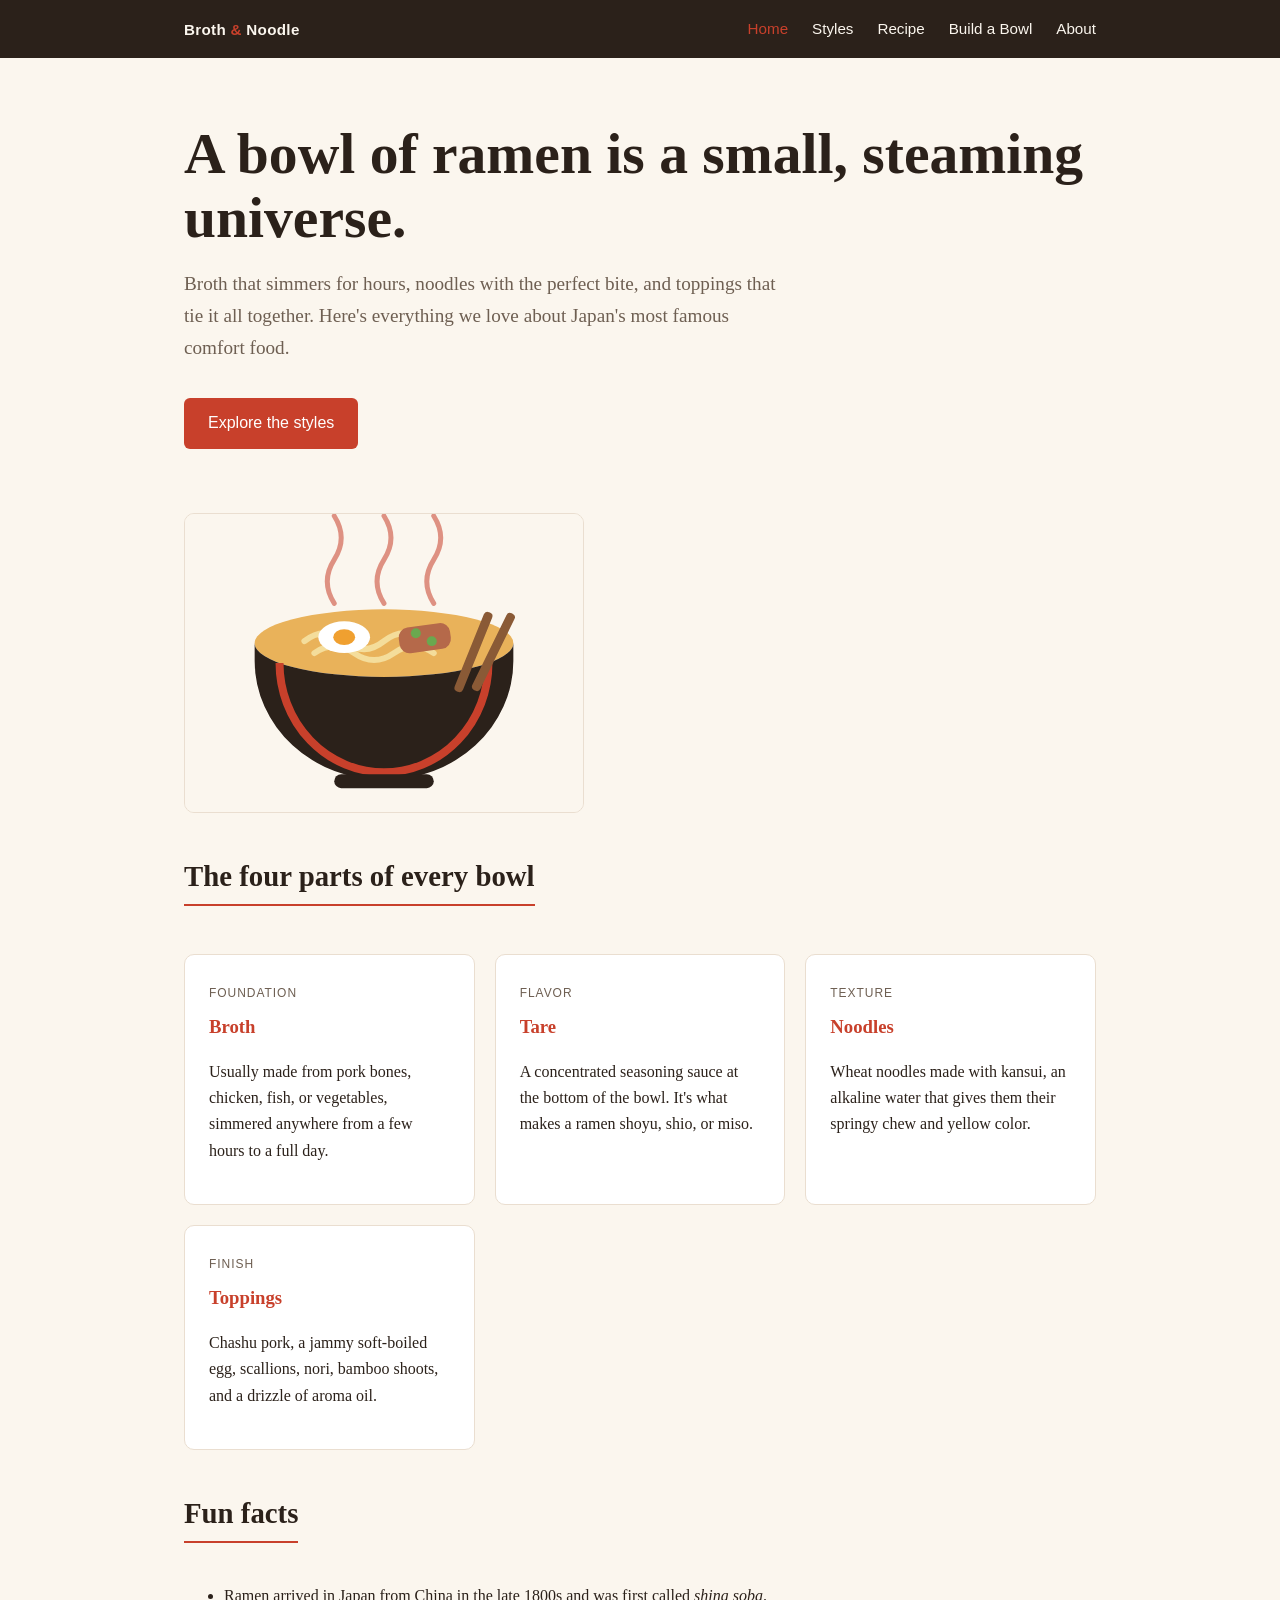
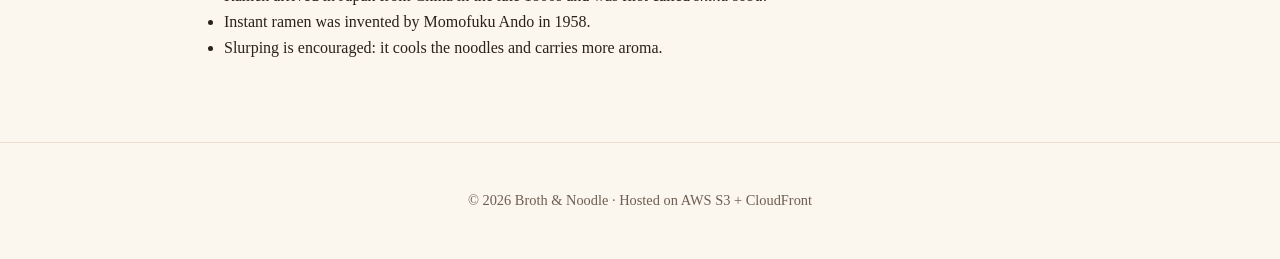
<file: site/index.html>
<!DOCTYPE html>
<html lang="en">
<head>
  <meta charset="UTF-8">
  <meta name="viewport" content="width=device-width, initial-scale=1.0">
  <title>Broth &amp; Noodle | Home</title>
  <link rel="stylesheet" href="css/style.css">
</head>
<body>
  <header>
    <nav class="nav">
      <a class="logo" href="index.html">Broth <span>&amp;</span> Noodle</a>
      <ul>
        <li><a class="active" href="index.html">Home</a></li>
        <li><a href="styles.html">Styles</a></li>
        <li><a href="recipe.html">Recipe</a></li>
        <li><a href="builder.html">Build a Bowl</a></li>
        <li><a href="about.html">About</a></li>
      </ul>
    </nav>
  </header>

  <section class="hero">
    <h1>A bowl of ramen is a small, steaming universe.</h1>
    <p>Broth that simmers for hours, noodles with the perfect bite, and toppings that tie it all together. Here's everything we love about Japan's most famous comfort food.</p>
    <a class="button" href="styles.html">Explore the styles</a>
  </section>

  <main>
    <img class="illustration" src="images/bowl.svg" alt="Illustration of a steaming bowl of ramen" width="400" height="300">
    <h2>The four parts of every bowl</h2>
    <div class="grid">
      <div class="card">
        <span class="tag">Foundation</span>
        <h3>Broth</h3>
        <p>Usually made from pork bones, chicken, fish, or vegetables, simmered anywhere from a few hours to a full day.</p>
      </div>
      <div class="card">
        <span class="tag">Flavor</span>
        <h3>Tare</h3>
        <p>A concentrated seasoning sauce at the bottom of the bowl. It's what makes a ramen shoyu, shio, or miso.</p>
      </div>
      <div class="card">
        <span class="tag">Texture</span>
        <h3>Noodles</h3>
        <p>Wheat noodles made with kansui, an alkaline water that gives them their springy chew and yellow color.</p>
      </div>
      <div class="card">
        <span class="tag">Finish</span>
        <h3>Toppings</h3>
        <p>Chashu pork, a jammy soft-boiled egg, scallions, nori, bamboo shoots, and a drizzle of aroma oil.</p>
      </div>
    </div>

    <h2>Fun facts</h2>
    <ul>
      <li>Ramen arrived in Japan from China in the late 1800s and was first called <em>shina soba</em>.</li>
      <li>Instant ramen was invented by Momofuku Ando in 1958.</li>
      <li>Slurping is encouraged: it cools the noodles and carries more aroma.</li>
    </ul>
  </main>

  <footer>
    <p>&copy; 2026 Broth &amp; Noodle &middot; Hosted on AWS S3 + CloudFront</p>
  </footer>
</body>
</html>
</file>
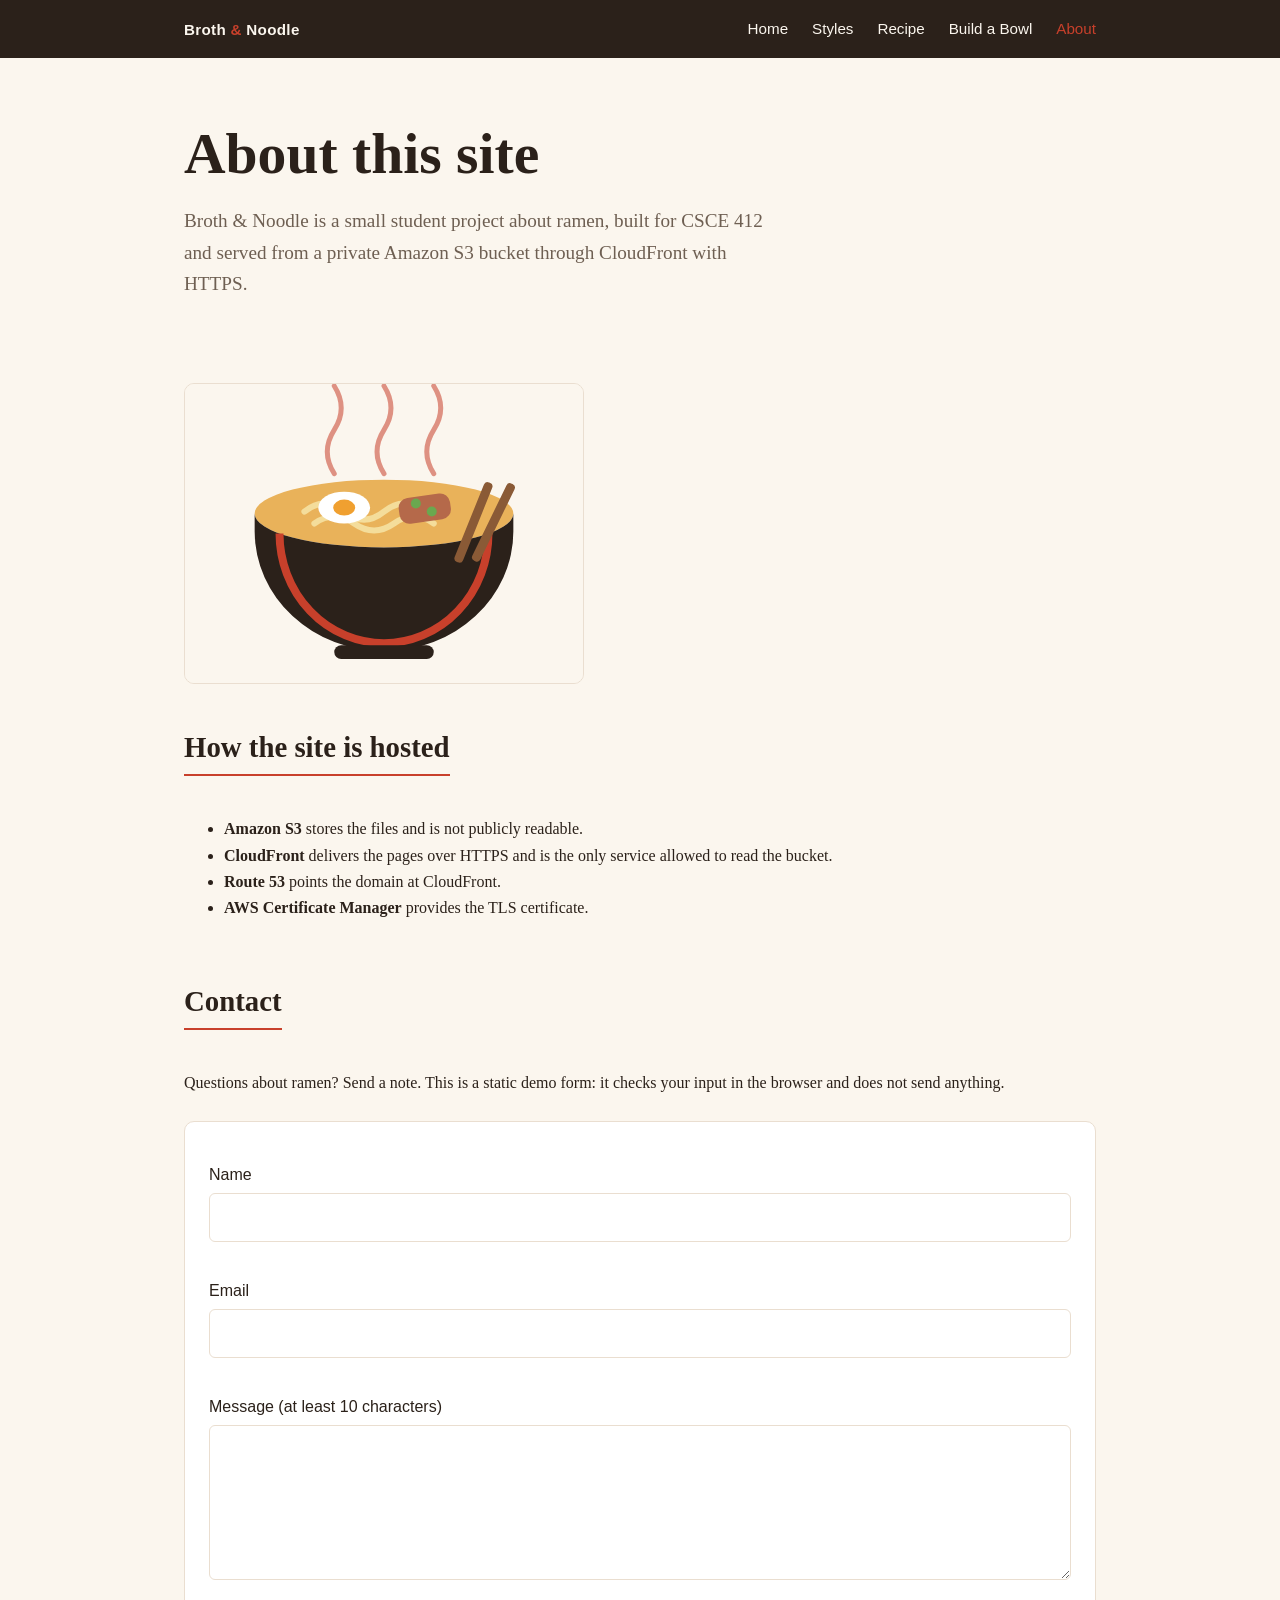
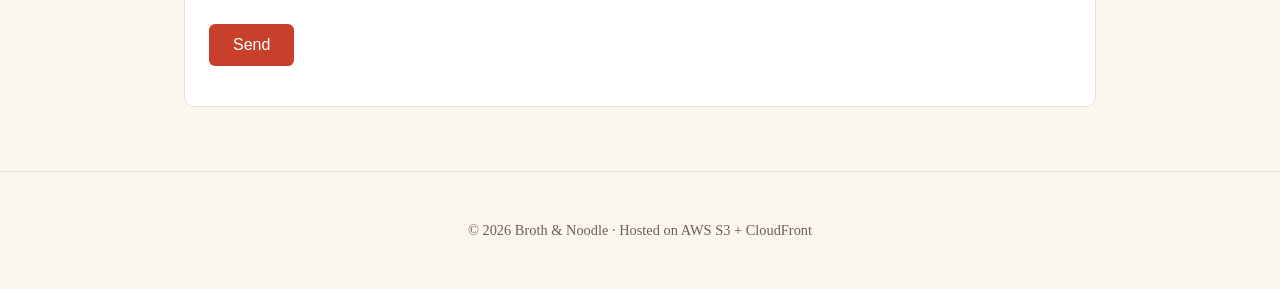
<file: site/about.html>
<!DOCTYPE html>
<html lang="en">
<head>
  <meta charset="UTF-8">
  <meta name="viewport" content="width=device-width, initial-scale=1.0">
  <title>Broth &amp; Noodle | About</title>
  <link rel="stylesheet" href="css/style.css">
</head>
<body>
  <header>
    <nav class="nav">
      <a class="logo" href="index.html">Broth <span>&amp;</span> Noodle</a>
      <ul>
        <li><a href="index.html">Home</a></li>
        <li><a href="styles.html">Styles</a></li>
        <li><a href="recipe.html">Recipe</a></li>
        <li><a href="builder.html">Build a Bowl</a></li>
        <li><a class="active" href="about.html">About</a></li>
      </ul>
    </nav>
  </header>

  <section class="hero">
    <h1>About this site</h1>
    <p>Broth &amp; Noodle is a small student project about ramen, built for CSCE 412 and served from a private Amazon S3 bucket through CloudFront with HTTPS.</p>
  </section>

  <main>
    <img class="illustration" src="images/bowl.svg" alt="Illustration of a steaming bowl of ramen with an egg, pork and scallions" width="400" height="300">

    <h2>How the site is hosted</h2>
    <ul>
      <li><strong>Amazon S3</strong> stores the files and is not publicly readable.</li>
      <li><strong>CloudFront</strong> delivers the pages over HTTPS and is the only service allowed to read the bucket.</li>
      <li><strong>Route 53</strong> points the domain at CloudFront.</li>
      <li><strong>AWS Certificate Manager</strong> provides the TLS certificate.</li>
    </ul>

    <h2>Contact</h2>
    <p>Questions about ramen? Send a note. This is a static demo form: it checks your input in the browser and does not send anything.</p>
    <form id="contact-form" class="panel" novalidate>
      <label for="name">Name</label>
      <input id="name" name="name" type="text" autocomplete="name">
      <p class="error" id="name-error" role="alert"></p>

      <label for="email">Email</label>
      <input id="email" name="email" type="email" autocomplete="email">
      <p class="error" id="email-error" role="alert"></p>

      <label for="message">Message (at least 10 characters)</label>
      <textarea id="message" name="message" rows="5"></textarea>
      <p class="error" id="message-error" role="alert"></p>

      <button type="submit" class="button">Send</button>
      <p id="form-status" class="success" role="status"></p>
    </form>
  </main>

  <footer>
    <p>&copy; 2026 Broth &amp; Noodle &middot; Hosted on AWS S3 + CloudFront</p>
  </footer>
  <script src="js/main.js" defer></script>
</body>
</html>
</file>
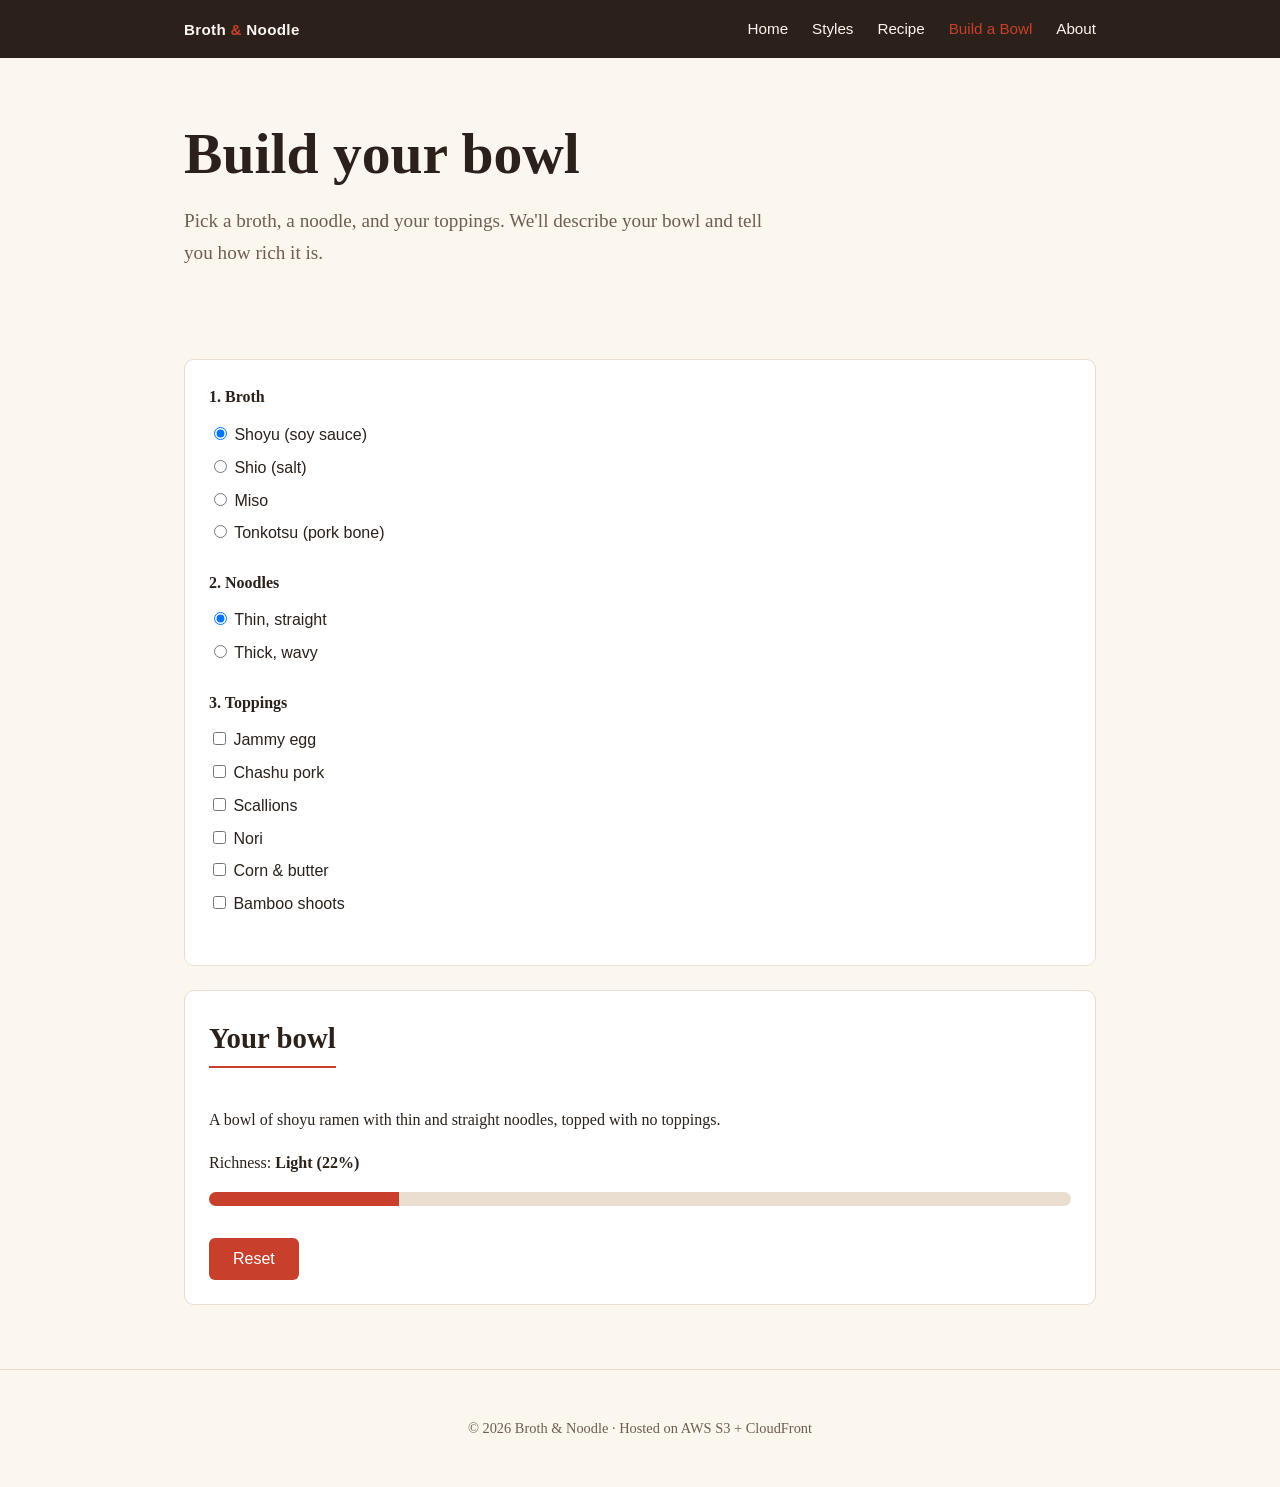
<file: site/builder.html>
<!DOCTYPE html>
<html lang="en">
<head>
  <meta charset="UTF-8">
  <meta name="viewport" content="width=device-width, initial-scale=1.0">
  <title>Broth &amp; Noodle | Build a Bowl</title>
  <link rel="stylesheet" href="css/style.css">
</head>
<body>
  <header>
    <nav class="nav">
      <a class="logo" href="index.html">Broth <span>&amp;</span> Noodle</a>
      <ul>
        <li><a href="index.html">Home</a></li>
        <li><a href="styles.html">Styles</a></li>
        <li><a href="recipe.html">Recipe</a></li>
        <li><a class="active" href="builder.html">Build a Bowl</a></li>
        <li><a href="about.html">About</a></li>
      </ul>
    </nav>
  </header>

  <section class="hero">
    <h1>Build your bowl</h1>
    <p>Pick a broth, a noodle, and your toppings. We'll describe your bowl and tell you how rich it is.</p>
  </section>

  <main>
    <form id="builder" class="panel" aria-describedby="result">
      <fieldset>
        <legend>1. Broth</legend>
        <label><input type="radio" name="broth" value="shoyu" data-rich="2" checked> Shoyu (soy sauce)</label>
        <label><input type="radio" name="broth" value="shio" data-rich="1"> Shio (salt)</label>
        <label><input type="radio" name="broth" value="miso" data-rich="3"> Miso</label>
        <label><input type="radio" name="broth" value="tonkotsu" data-rich="4"> Tonkotsu (pork bone)</label>
      </fieldset>

      <fieldset>
        <legend>2. Noodles</legend>
        <label><input type="radio" name="noodle" value="thin and straight" checked> Thin, straight</label>
        <label><input type="radio" name="noodle" value="thick and wavy"> Thick, wavy</label>
      </fieldset>

      <fieldset>
        <legend>3. Toppings</legend>
        <label><input type="checkbox" name="topping" value="a jammy egg" data-rich="1"> Jammy egg</label>
        <label><input type="checkbox" name="topping" value="chashu pork" data-rich="2"> Chashu pork</label>
        <label><input type="checkbox" name="topping" value="scallions" data-rich="0"> Scallions</label>
        <label><input type="checkbox" name="topping" value="nori" data-rich="0"> Nori</label>
        <label><input type="checkbox" name="topping" value="corn and butter" data-rich="2"> Corn &amp; butter</label>
        <label><input type="checkbox" name="topping" value="bamboo shoots" data-rich="0"> Bamboo shoots</label>
      </fieldset>
    </form>

    <div id="result" class="panel result" aria-live="polite">
      <h2>Your bowl</h2>
      <p id="summary"></p>
      <p class="meter-label">Richness: <strong id="richness-text"></strong></p>
      <div class="meter" role="img" aria-label="Richness meter"><div id="meter-fill"></div></div>
      <button type="button" id="reset" class="button">Reset</button>
    </div>
  </main>

  <footer>
    <p>&copy; 2026 Broth &amp; Noodle &middot; Hosted on AWS S3 + CloudFront</p>
  </footer>
  <script src="js/main.js" defer></script>
</body>
</html>
</file>
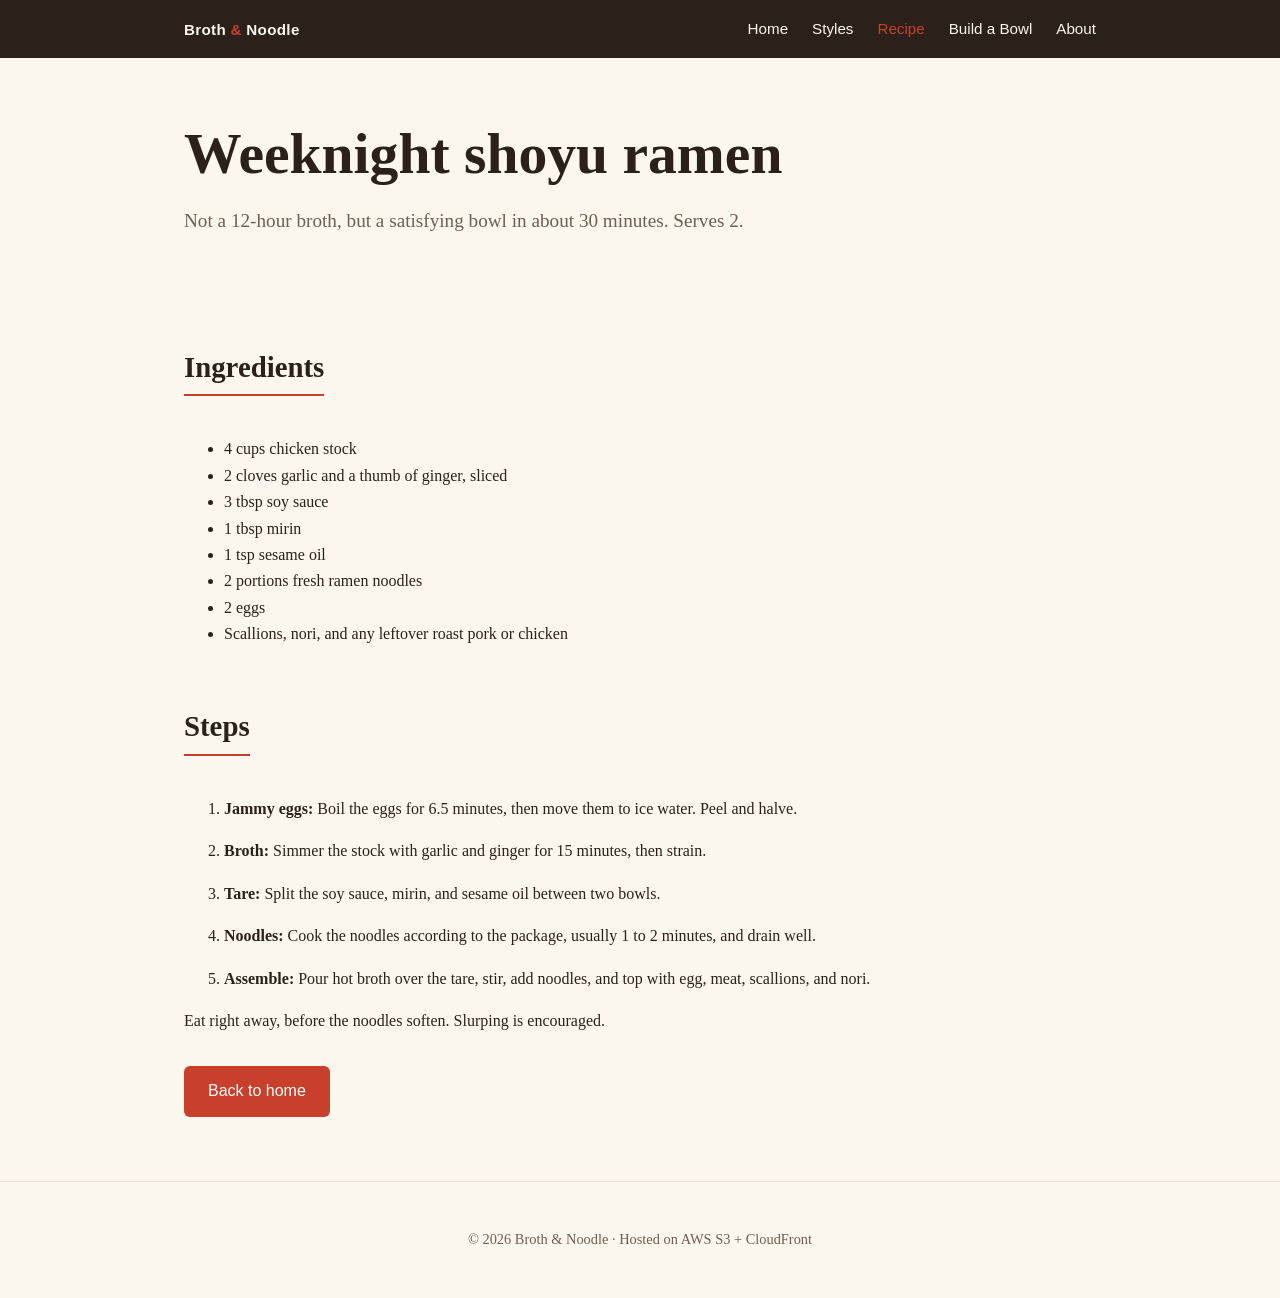
<file: site/recipe.html>
<!DOCTYPE html>
<html lang="en">
<head>
  <meta charset="UTF-8">
  <meta name="viewport" content="width=device-width, initial-scale=1.0">
  <title>Broth &amp; Noodle | Weeknight Recipe</title>
  <link rel="stylesheet" href="css/style.css">
</head>
<body>
  <header>
    <nav class="nav">
      <a class="logo" href="index.html">Broth <span>&amp;</span> Noodle</a>
      <ul>
        <li><a href="index.html">Home</a></li>
        <li><a href="styles.html">Styles</a></li>
        <li><a class="active" href="recipe.html">Recipe</a></li>
        <li><a href="builder.html">Build a Bowl</a></li>
        <li><a href="about.html">About</a></li>
      </ul>
    </nav>
  </header>

  <section class="hero">
    <h1>Weeknight shoyu ramen</h1>
    <p>Not a 12-hour broth, but a satisfying bowl in about 30 minutes. Serves 2.</p>
  </section>

  <main>
    <h2>Ingredients</h2>
    <ul>
      <li>4 cups chicken stock</li>
      <li>2 cloves garlic and a thumb of ginger, sliced</li>
      <li>3 tbsp soy sauce</li>
      <li>1 tbsp mirin</li>
      <li>1 tsp sesame oil</li>
      <li>2 portions fresh ramen noodles</li>
      <li>2 eggs</li>
      <li>Scallions, nori, and any leftover roast pork or chicken</li>
    </ul>

    <h2>Steps</h2>
    <ol class="steps">
      <li><strong>Jammy eggs:</strong> Boil the eggs for 6.5 minutes, then move them to ice water. Peel and halve.</li>
      <li><strong>Broth:</strong> Simmer the stock with garlic and ginger for 15 minutes, then strain.</li>
      <li><strong>Tare:</strong> Split the soy sauce, mirin, and sesame oil between two bowls.</li>
      <li><strong>Noodles:</strong> Cook the noodles according to the package, usually 1 to 2 minutes, and drain well.</li>
      <li><strong>Assemble:</strong> Pour hot broth over the tare, stir, add noodles, and top with egg, meat, scallions, and nori.</li>
    </ol>

    <p>Eat right away, before the noodles soften. Slurping is encouraged.</p>
    <a class="button" href="index.html">Back to home</a>
  </main>

  <footer>
    <p>&copy; 2026 Broth &amp; Noodle &middot; Hosted on AWS S3 + CloudFront</p>
  </footer>
</body>
</html>
</file>
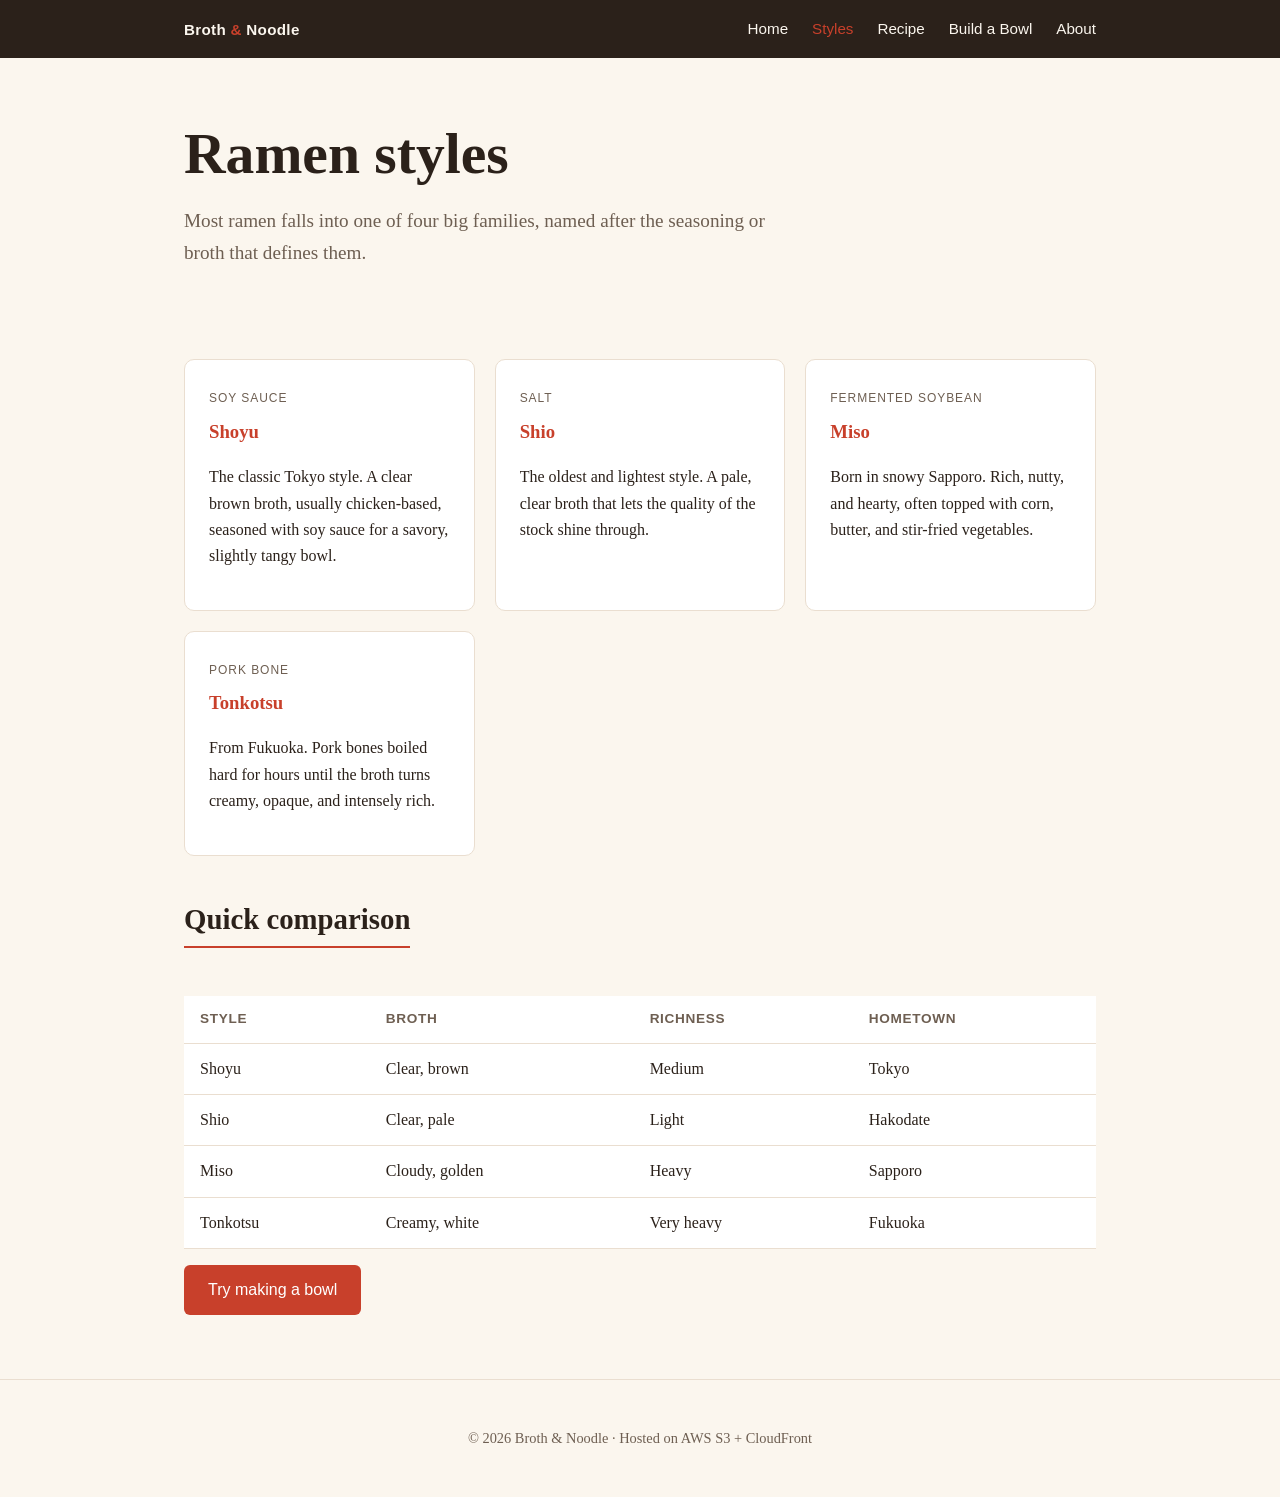
<file: site/styles.html>
<!DOCTYPE html>
<html lang="en">
<head>
  <meta charset="UTF-8">
  <meta name="viewport" content="width=device-width, initial-scale=1.0">
  <title>Broth &amp; Noodle | Ramen Styles</title>
  <link rel="stylesheet" href="css/style.css">
</head>
<body>
  <header>
    <nav class="nav">
      <a class="logo" href="index.html">Broth <span>&amp;</span> Noodle</a>
      <ul>
        <li><a href="index.html">Home</a></li>
        <li><a class="active" href="styles.html">Styles</a></li>
        <li><a href="recipe.html">Recipe</a></li>
        <li><a href="builder.html">Build a Bowl</a></li>
        <li><a href="about.html">About</a></li>
      </ul>
    </nav>
  </header>

  <section class="hero">
    <h1>Ramen styles</h1>
    <p>Most ramen falls into one of four big families, named after the seasoning or broth that defines them.</p>
  </section>

  <main>
    <div class="grid">
      <div class="card">
        <span class="tag">Soy sauce</span>
        <h3>Shoyu</h3>
        <p>The classic Tokyo style. A clear brown broth, usually chicken-based, seasoned with soy sauce for a savory, slightly tangy bowl.</p>
      </div>
      <div class="card">
        <span class="tag">Salt</span>
        <h3>Shio</h3>
        <p>The oldest and lightest style. A pale, clear broth that lets the quality of the stock shine through.</p>
      </div>
      <div class="card">
        <span class="tag">Fermented soybean</span>
        <h3>Miso</h3>
        <p>Born in snowy Sapporo. Rich, nutty, and hearty, often topped with corn, butter, and stir-fried vegetables.</p>
      </div>
      <div class="card">
        <span class="tag">Pork bone</span>
        <h3>Tonkotsu</h3>
        <p>From Fukuoka. Pork bones boiled hard for hours until the broth turns creamy, opaque, and intensely rich.</p>
      </div>
    </div>

    <h2>Quick comparison</h2>
    <table>
      <thead>
        <tr><th>Style</th><th>Broth</th><th>Richness</th><th>Hometown</th></tr>
      </thead>
      <tbody>
        <tr><td>Shoyu</td><td>Clear, brown</td><td>Medium</td><td>Tokyo</td></tr>
        <tr><td>Shio</td><td>Clear, pale</td><td>Light</td><td>Hakodate</td></tr>
        <tr><td>Miso</td><td>Cloudy, golden</td><td>Heavy</td><td>Sapporo</td></tr>
        <tr><td>Tonkotsu</td><td>Creamy, white</td><td>Very heavy</td><td>Fukuoka</td></tr>
      </tbody>
    </table>

    <a class="button" href="recipe.html">Try making a bowl</a>
  </main>

  <footer>
    <p>&copy; 2026 Broth &amp; Noodle &middot; Hosted on AWS S3 + CloudFront</p>
  </footer>
</body>
</html>
</file>
<file: site/css/style.css>
:root {
  --bg: #fbf6ee;
  --ink: #2b211a;
  --muted: #6e5f52;
  --accent: #c8402b;
  --card: #ffffff;
  --line: #eaded0;
}

* { box-sizing: border-box; }

body {
  margin: 0;
  font-family: Georgia, "Times New Roman", serif;
  background: var(--bg);
  color: var(--ink);
  line-height: 1.65;
}

header {
  background: var(--ink);
  color: var(--bg);
}

.nav {
  max-width: 960px;
  margin: 0 auto;
  padding: 1rem 1.5rem;
  display: flex;
  align-items: center;
  justify-content: space-between;
  flex-wrap: wrap;
  gap: 1rem;
}

.logo {
  font-size: 1.4rem;
  font-weight: bold;
  color: var(--bg);
  text-decoration: none;
  letter-spacing: 0.02em;
}

.logo span { color: var(--accent); }

.nav ul {
  list-style: none;
  display: flex;
  gap: 1.5rem;
  margin: 0;
  padding: 0;
}

.nav a {
  color: var(--bg);
  text-decoration: none;
  font-family: Helvetica, Arial, sans-serif;
  font-size: 0.95rem;
}

.nav a:hover,
.nav a.active { color: var(--accent); }

.hero {
  max-width: 960px;
  margin: 0 auto;
  padding: 4rem 1.5rem 3rem;
}

.hero h1 {
  font-size: clamp(2.2rem, 5vw, 3.6rem);
  line-height: 1.1;
  margin: 0 0 1rem;
}

.hero p {
  font-size: 1.2rem;
  color: var(--muted);
  max-width: 600px;
}

main {
  max-width: 960px;
  margin: 0 auto;
  padding: 0 1.5rem 4rem;
}

h2 {
  font-size: 1.8rem;
  margin-top: 2.5rem;
  border-bottom: 2px solid var(--accent);
  display: inline-block;
  padding-bottom: 0.2rem;
}

.grid {
  display: grid;
  grid-template-columns: repeat(auto-fit, minmax(240px, 1fr));
  gap: 1.25rem;
  margin-top: 1.5rem;
}

.card {
  background: var(--card);
  border: 1px solid var(--line);
  border-radius: 10px;
  padding: 1.5rem;
}

.card h3 {
  margin: 0 0 0.5rem;
  color: var(--accent);
}

.card .tag {
  display: inline-block;
  font-family: Helvetica, Arial, sans-serif;
  font-size: 0.75rem;
  text-transform: uppercase;
  letter-spacing: 0.08em;
  color: var(--muted);
  margin-bottom: 0.5rem;
}

.button {
  display: inline-block;
  background: var(--accent);
  color: #fff;
  padding: 0.75rem 1.5rem;
  border-radius: 6px;
  text-decoration: none;
  font-family: Helvetica, Arial, sans-serif;
  margin-top: 1rem;
}

.button:hover { opacity: 0.9; }

ol.steps li { margin-bottom: 1rem; }

table {
  width: 100%;
  border-collapse: collapse;
  margin-top: 1.5rem;
  background: var(--card);
}

th, td {
  text-align: left;
  padding: 0.75rem 1rem;
  border-bottom: 1px solid var(--line);
}

th {
  font-family: Helvetica, Arial, sans-serif;
  font-size: 0.85rem;
  text-transform: uppercase;
  letter-spacing: 0.05em;
  color: var(--muted);
}

footer {
  border-top: 1px solid var(--line);
  text-align: center;
  padding: 2rem 1rem;
  color: var(--muted);
  font-size: 0.9rem;
}

/* ---- additions: forms, builder, images, responsive ---- */
.illustration {
  display: block;
  max-width: 100%;
  height: auto;
  margin: 1rem 0 0;
  border: 1px solid var(--line);
  border-radius: 10px;
}

.panel {
  background: var(--card);
  border: 1px solid var(--line);
  border-radius: 10px;
  padding: 1.5rem;
  margin-top: 1.5rem;
}

fieldset { border: 0; padding: 0; margin: 0 0 1.25rem; }
legend { font-weight: bold; margin-bottom: 0.5rem; padding: 0; }
fieldset label { display: block; padding: 0.2rem 0; font-family: Helvetica, Arial, sans-serif; }

.panel > label { display: block; margin-top: 1rem; font-family: Helvetica, Arial, sans-serif; }
input[type="text"], input[type="email"], textarea {
  width: 100%;
  padding: 0.65rem 0.75rem;
  margin-top: 0.3rem;
  border: 1px solid var(--line);
  border-radius: 6px;
  font: inherit;
  background: #fff;
  color: var(--ink);
}
input[aria-invalid="true"], textarea[aria-invalid="true"] { border-color: var(--accent); }
.error { color: var(--accent); font-size: 0.9rem; margin: 0.25rem 0 0; min-height: 1.1em; }
.success { color: #2e7d32; margin-top: 1rem; }
button.button { border: 0; cursor: pointer; font-size: 1rem; }

.meter {
  height: 14px;
  background: var(--line);
  border-radius: 7px;
  overflow: hidden;
  margin: 0.5rem 0 1rem;
}
#meter-fill { height: 100%; width: 0; background: var(--accent); transition: width 0.3s ease; }
.result h2 { margin-top: 0; }

@media (max-width: 600px) {
  .nav ul { flex-wrap: wrap; gap: 0.75rem 1.25rem; }
  .hero { padding: 2.5rem 1.25rem 2rem; }
  table { display: block; overflow-x: auto; }
}
</file>
